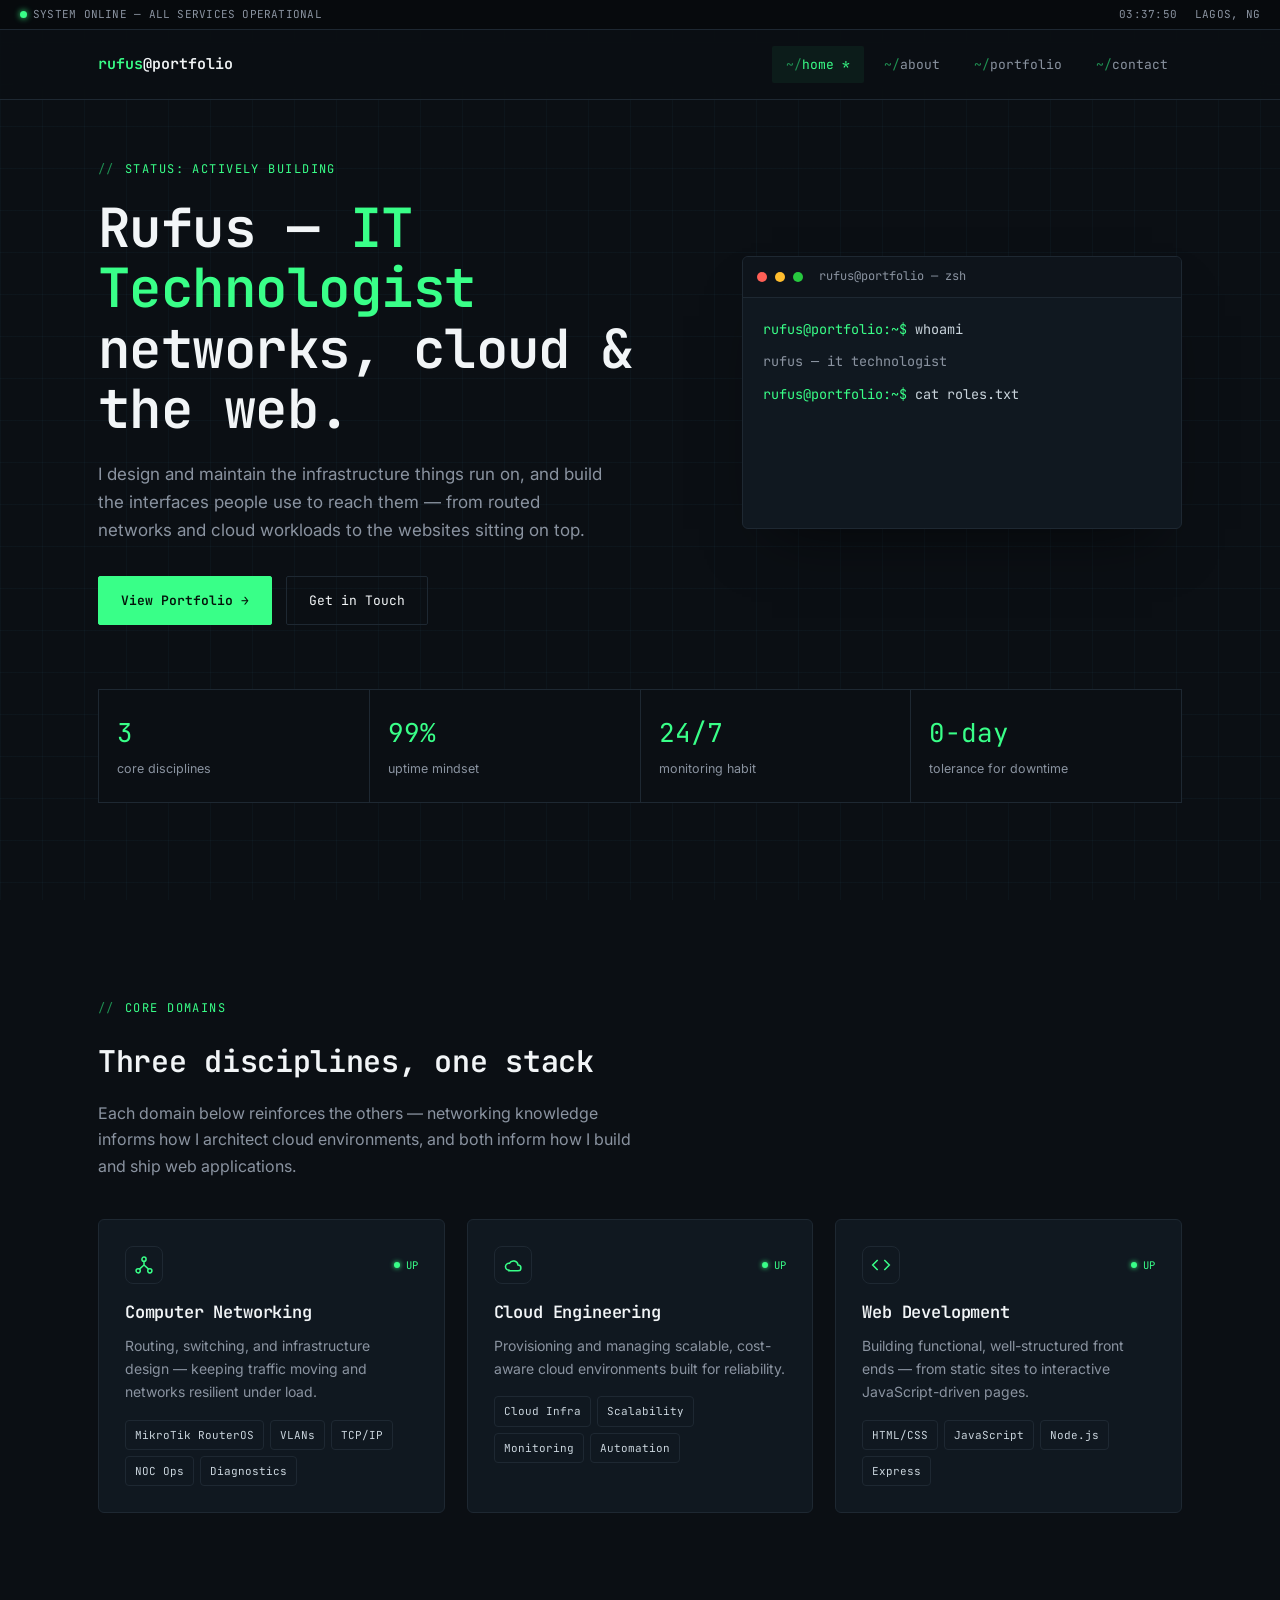
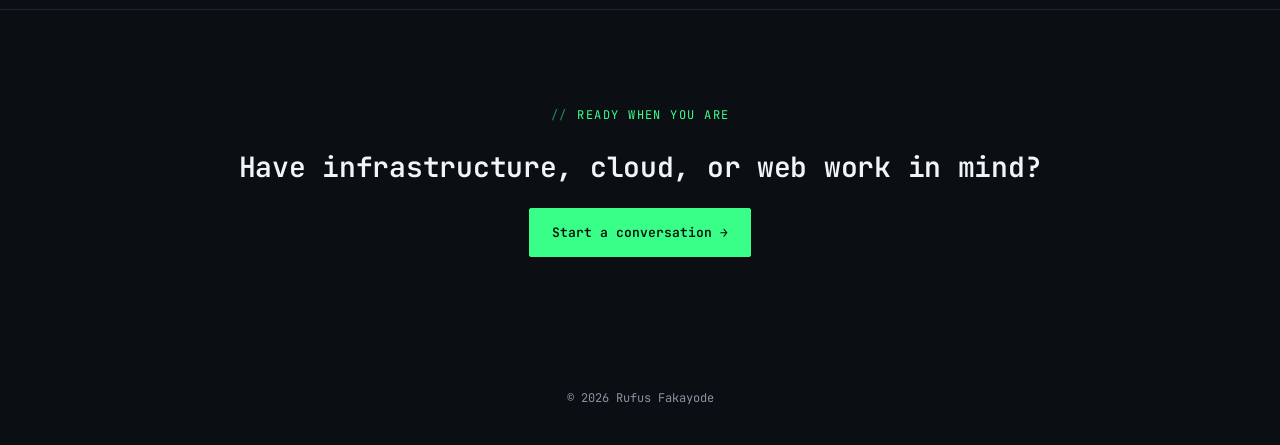
<file: index.html>
<!DOCTYPE html>
<html lang="en">
<head>
<meta charset="UTF-8">
<meta name="viewport" content="width=device-width, initial-scale=1">
<title>Rufus — IT Technologist | Networking · Cloud · Web</title>
<meta name="description" content="Rufus — IT Technologist specializing in computer networking, cloud engineering, and web development.">
<link rel="preconnect" href="https://fonts.googleapis.com">
<link href="https://fonts.googleapis.com/css2?family=JetBrains+Mono:wght@400;500;600;700&family=Inter:wght@400;500;600;700&display=swap" rel="stylesheet">
<link rel="stylesheet" href="assets/style.css">
</head>
<body>

<div class="gridlines"></div>

<div class="statusbar">
  <div><span class="dot"></span>SYSTEM ONLINE — ALL SERVICES OPERATIONAL</div>
  <div class="right"><span id="liveClock">00:00:00</span><span>LAGOS, NG</span></div>
</div>

<nav class="nav">
  <div class="nav-inner">
    <div class="brand"><span class="path">rufus</span>@portfolio</div>
    <ul class="navlinks" id="navLinks">
      <li><a href="index.html">home</a></li>
      <li><a href="about.html">about</a></li>
      <li><a href="portfolio.html">portfolio</a></li>
      <li><a href="contact.html">contact</a></li>
    </ul>
    <button class="navtoggle" id="navToggle" aria-label="Toggle menu"><span></span><span></span><span></span></button>
  </div>
</nav>

<main>

  <!-- HERO -->
  <section class="hero">
    <div class="wrap">
      <div class="hero-grid">
        <div class="reveal in">
          <div class="eyebrow">status: actively building</div>
          <h1>Rufus — <span class="accent">IT Technologist</span><br>networks, cloud &amp; the web.</h1>
          <p class="lede">I design and maintain the infrastructure things run on, and build the interfaces people use to reach them — from routed networks and cloud workloads to the websites sitting on top.</p>
          <div class="cta-row">
            <a href="portfolio.html" class="btn btn-primary">View Portfolio →</a>
            <a href="contact.html" class="btn btn-ghost">Get in Touch</a>
          </div>
        </div>

        <div class="reveal in">
          <div class="term">
            <div class="term-head">
              <span class="tdot t1"></span><span class="tdot t2"></span><span class="tdot t3"></span>
              <span class="title">rufus@portfolio — zsh</span>
            </div>
            <div class="term-body" id="termBody"></div>
          </div>
        </div>
      </div>

      <div class="stats reveal">
        <div class="stat"><div class="num"><span data-counter="3" data-suffix="">0</span></div><div class="label">core disciplines</div></div>
        <div class="stat"><div class="num"><span data-counter="99" data-suffix="%">0%</span></div><div class="label">uptime mindset</div></div>
        <div class="stat"><div class="num"><span data-counter="24" data-suffix="/7">0</span></div><div class="label">monitoring habit</div></div>
        <div class="stat"><div class="num"><span data-counter="0" data-suffix="-day">0</span></div><div class="label">tolerance for downtime</div></div>
      </div>
    </div>
  </section>

  <!-- DOMAINS -->
  <section class="section">
    <div class="wrap">
      <div class="eyebrow reveal">core domains</div>
      <h2 style="font-size:30px; margin-bottom:14px;" class="reveal">Three disciplines, one stack</h2>
      <p style="color:var(--muted); max-width:560px;" class="reveal">Each domain below reinforces the others — networking knowledge informs how I architect cloud environments, and both inform how I build and ship web applications.</p>

      <div class="domains">
        <div class="node reveal">
          <div class="node-head">
            <div class="icon">
              <svg width="20" height="20" viewBox="0 0 24 24" fill="none" stroke="currentColor" stroke-width="1.8"><circle cx="12" cy="5" r="2.5"/><circle cx="5" cy="19" r="2.5"/><circle cx="19" cy="19" r="2.5"/><path d="M12 7.5V12M12 12L6.5 17M12 12l5.5 5"/></svg>
            </div>
            <div class="node-status"><span class="d"></span>UP</div>
          </div>
          <h3>Computer Networking</h3>
          <p>Routing, switching, and infrastructure design — keeping traffic moving and networks resilient under load.</p>
          <div class="node-skills">
            <span class="tag">MikroTik RouterOS</span><span class="tag">VLANs</span><span class="tag">TCP/IP</span><span class="tag">NOC Ops</span><span class="tag">Diagnostics</span>
          </div>
        </div>

        <div class="node reveal">
          <div class="node-head">
            <div class="icon">
              <svg width="20" height="20" viewBox="0 0 24 24" fill="none" stroke="currentColor" stroke-width="1.8"><path d="M7 18a4 4 0 1 1 .7-7.94A5.5 5.5 0 0 1 18 12a3.5 3.5 0 0 1 0 7H7Z"/></svg>
            </div>
            <div class="node-status"><span class="d"></span>UP</div>
          </div>
          <h3>Cloud Engineering</h3>
          <p>Provisioning and managing scalable, cost-aware cloud environments built for reliability.</p>
          <div class="node-skills">
            <span class="tag">Cloud Infra</span><span class="tag">Scalability</span><span class="tag">Monitoring</span><span class="tag">Automation</span>
          </div>
        </div>

        <div class="node reveal">
          <div class="node-head">
            <div class="icon">
              <svg width="20" height="20" viewBox="0 0 24 24" fill="none" stroke="currentColor" stroke-width="1.8"><polyline points="8 6 2 12 8 18"/><polyline points="16 6 22 12 16 18"/></svg>
            </div>
            <div class="node-status"><span class="d"></span>UP</div>
          </div>
          <h3>Web Development</h3>
          <p>Building functional, well-structured front ends — from static sites to interactive JavaScript-driven pages.</p>
          <div class="node-skills">
            <span class="tag">HTML/CSS</span><span class="tag">JavaScript</span><span class="tag">Node.js</span><span class="tag">Express</span>
          </div>
        </div>
      </div>
    </div>
  </section>

  <!-- CTA strip -->
  <section class="section" style="border-bottom:none;">
    <div class="wrap" style="text-align:center;">
      <div class="eyebrow reveal" style="justify-content:center;">ready when you are</div>
      <h2 style="font-size:28px; margin-bottom:18px;" class="reveal">Have infrastructure, cloud, or web work in mind?</h2>
      <a href="contact.html" class="btn btn-primary reveal">Start a conversation →</a>
    </div>
  </section>

</main>

<footer>
  <div class="wrap">© <span id="year"></span> Rufus Fakayode </div>
</footer>

<script src="assets/main.js"></script>
<script>document.getElementById('year').textContent = new Date().getFullYear();</script>
</body>
</html>
</file>
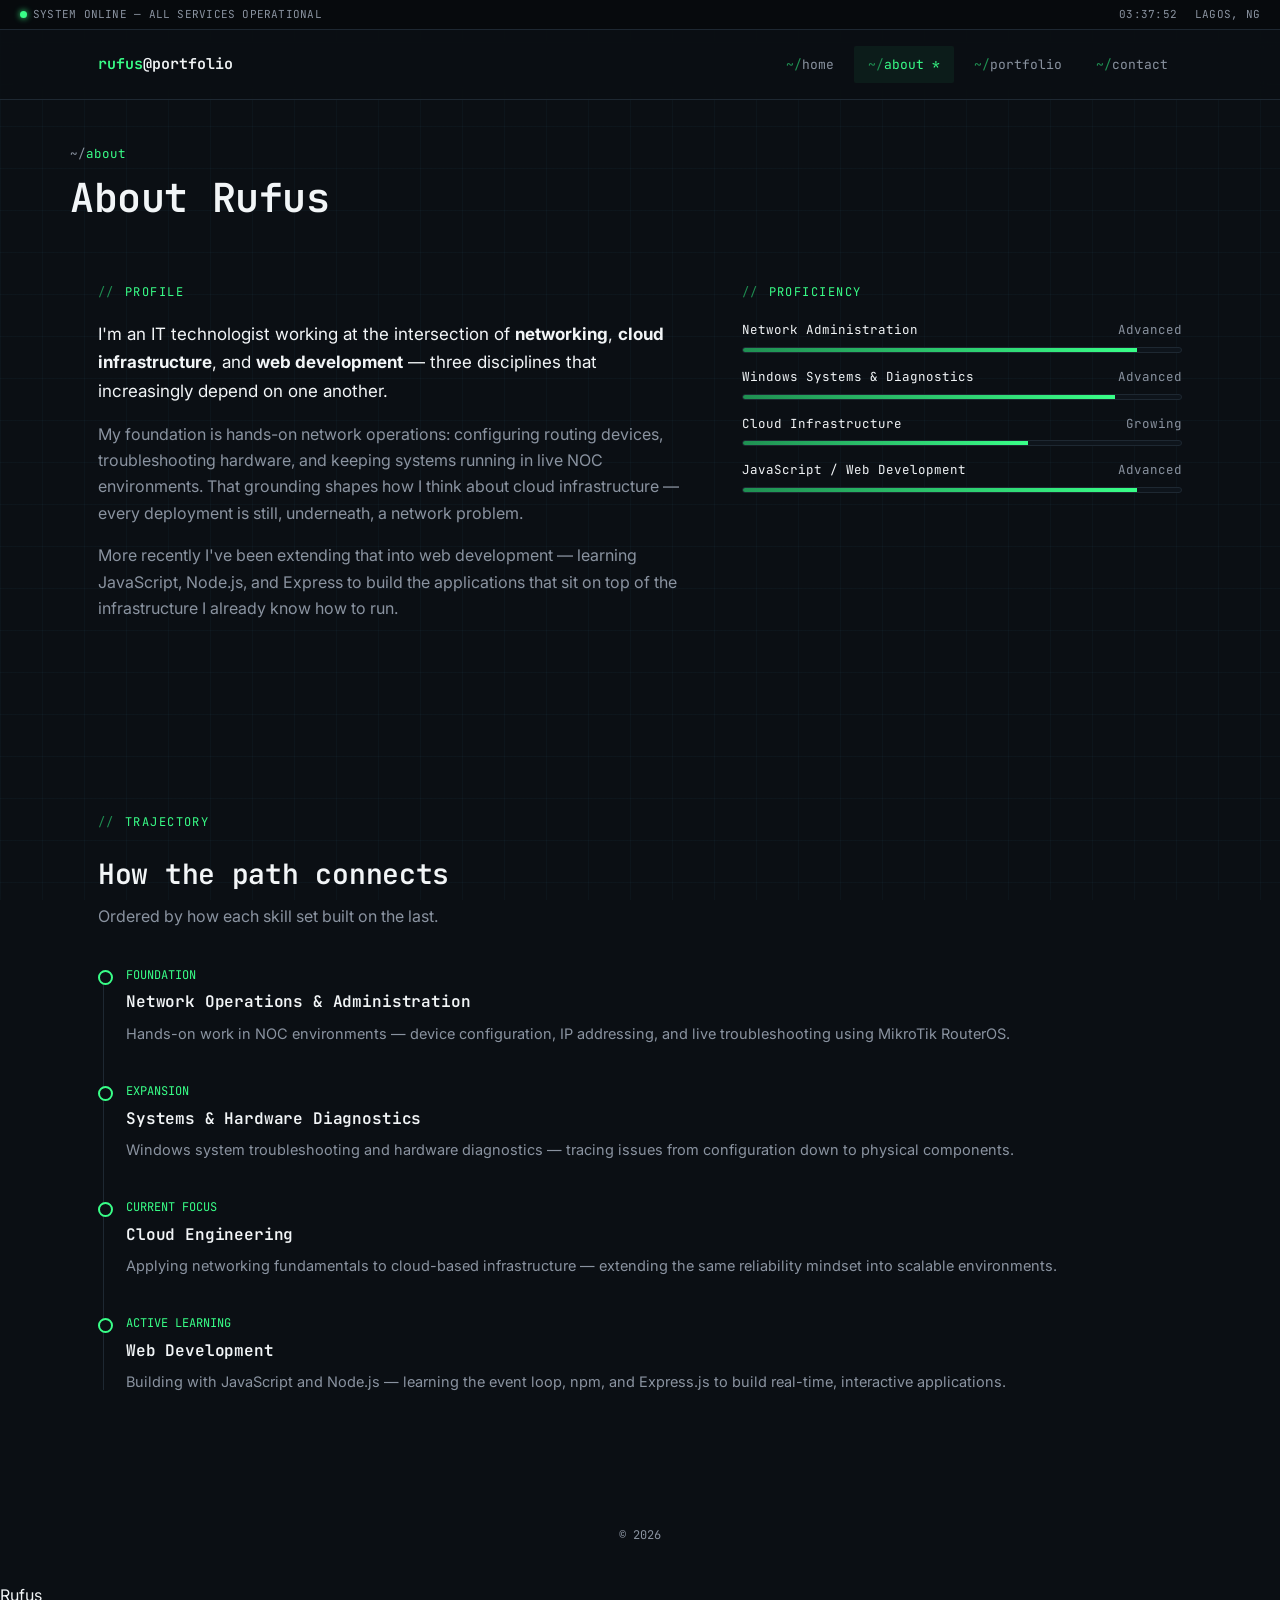
<file: about.html>
<!DOCTYPE html>
<html lang="en">
<head>
<meta charset="UTF-8">
<meta name="viewport" content="width=device-width, initial-scale=1">
<title>About — Rufus</title>
<link rel="preconnect" href="https://fonts.googleapis.com">
<link href="https://fonts.googleapis.com/css2?family=JetBrains+Mono:wght@400;500;600;700&family=Inter:wght@400;500;600;700&display=swap" rel="stylesheet">
<link rel="stylesheet" href="assets/style.css">
</head>
<body>

<div class="gridlines"></div>

<div class="statusbar">
  <div><span class="dot"></span>SYSTEM ONLINE — ALL SERVICES OPERATIONAL</div>
  <div class="right"><span id="liveClock">00:00:00</span><span>LAGOS, NG</span></div>
</div>

<nav class="nav">
  <div class="nav-inner">
    <div class="brand"><span class="path">rufus</span>@portfolio</div>
    <ul class="navlinks" id="navLinks">
      <li><a href="index.html">home</a></li>
      <li><a href="about.html">about</a></li>
      <li><a href="portfolio.html">portfolio</a></li>
      <li><a href="contact.html">contact</a></li>
    </ul>
    <button class="navtoggle" id="navToggle" aria-label="Toggle menu"><span></span><span></span><span></span></button>
  </div>
</nav>

<main>

  <div class="pagehead wrap">
    <div class="crumb">~/<span class="seg">about</span></div>
    <h1>About Rufus</h1>
  </div>

  <section class="section" style="border-bottom:none; padding-top:32px;">
    <div class="wrap">
      <div class="hero-grid" style="align-items:start;">
        <div class="reveal">
          <div class="eyebrow">profile</div>
          <p style="font-size:17px; color:var(--text); margin-bottom:16px;">I'm an IT technologist working at the intersection of <strong>networking</strong>, <strong>cloud infrastructure</strong>, and <strong>web development</strong> — three disciplines that increasingly depend on one another.</p>
          <p style="color:var(--muted); margin-bottom:16px;">My foundation is hands-on network operations: configuring routing devices, troubleshooting hardware, and keeping systems running in live NOC environments. That grounding shapes how I think about cloud infrastructure — every deployment is still, underneath, a network problem.</p>
          <p style="color:var(--muted);">More recently I've been extending that into web development — learning JavaScript, Node.js, and Express to build the applications that sit on top of the infrastructure I already know how to run.</p>
        </div>

        <div class="reveal">
          <div class="eyebrow">proficiency</div>
          <div class="barrow">
            <div class="blabel"><span>Network Administration</span><span>Advanced</span></div>
            <div class="bartrack"><div class="barfill" data-fill="90"></div></div>
          </div>
          <div class="barrow">
            <div class="blabel"><span>Windows Systems &amp; Diagnostics</span><span>Advanced</span></div>
            <div class="bartrack"><div class="barfill" data-fill="85"></div></div>
          </div>
          <div class="barrow">
            <div class="blabel"><span>Cloud Infrastructure</span><span>Growing</span></div>
            <div class="bartrack"><div class="barfill" data-fill="65"></div></div>
          </div>
          <div class="barrow">
            <div class="blabel"><span>JavaScript / Web Development</span><span>Advanced</span></div>
            <div class="bartrack"><div class="barfill" data-fill="90"></div></div>
          </div>
        </div>
      </div>
    </div>
  </section>

  <section class="section">
    <div class="wrap">
      <div class="eyebrow reveal">trajectory</div>
      <h2 style="font-size:28px; margin-bottom:6px;" class="reveal">How the path connects</h2>
      <p style="color:var(--muted); max-width:560px; margin-bottom:8px;" class="reveal">Ordered by how each skill set built on the last.</p>

      <div class="timeline">
        <div class="titem reveal">
          <div class="when">FOUNDATION</div>
          <h3>Network Operations &amp; Administration</h3>
          <p>Hands-on work in NOC environments — device configuration, IP addressing, and live troubleshooting using MikroTik RouterOS.</p>
        </div>
        <div class="titem reveal">
          <div class="when">EXPANSION</div>
          <h3>Systems &amp; Hardware Diagnostics</h3>
          <p>Windows system troubleshooting and hardware diagnostics — tracing issues from configuration down to physical components.</p>
        </div>
        <div class="titem reveal">
          <div class="when">CURRENT FOCUS</div>
          <h3>Cloud Engineering</h3>
          <p>Applying networking fundamentals to cloud-based infrastructure — extending the same reliability mindset into scalable environments.</p>
        </div>
        <div class="titem reveal">
          <div class="when">ACTIVE LEARNING</div>
          <h3>Web Development</h3>
          <p>Building with JavaScript and Node.js — learning the event loop, npm, and Express.js to build real-time, interactive applications.</p>
        </div>
      </div>
    </div>
  </section>

</main>

<footer>
  <div class="wrap">© <span id="year"></span></div>
</footer>

<script src="assets/main.js"></script>
Rufus <script>document.getElementById('year').textContent = new Date().getFullYear();</script>
</body>
</html>
</file>
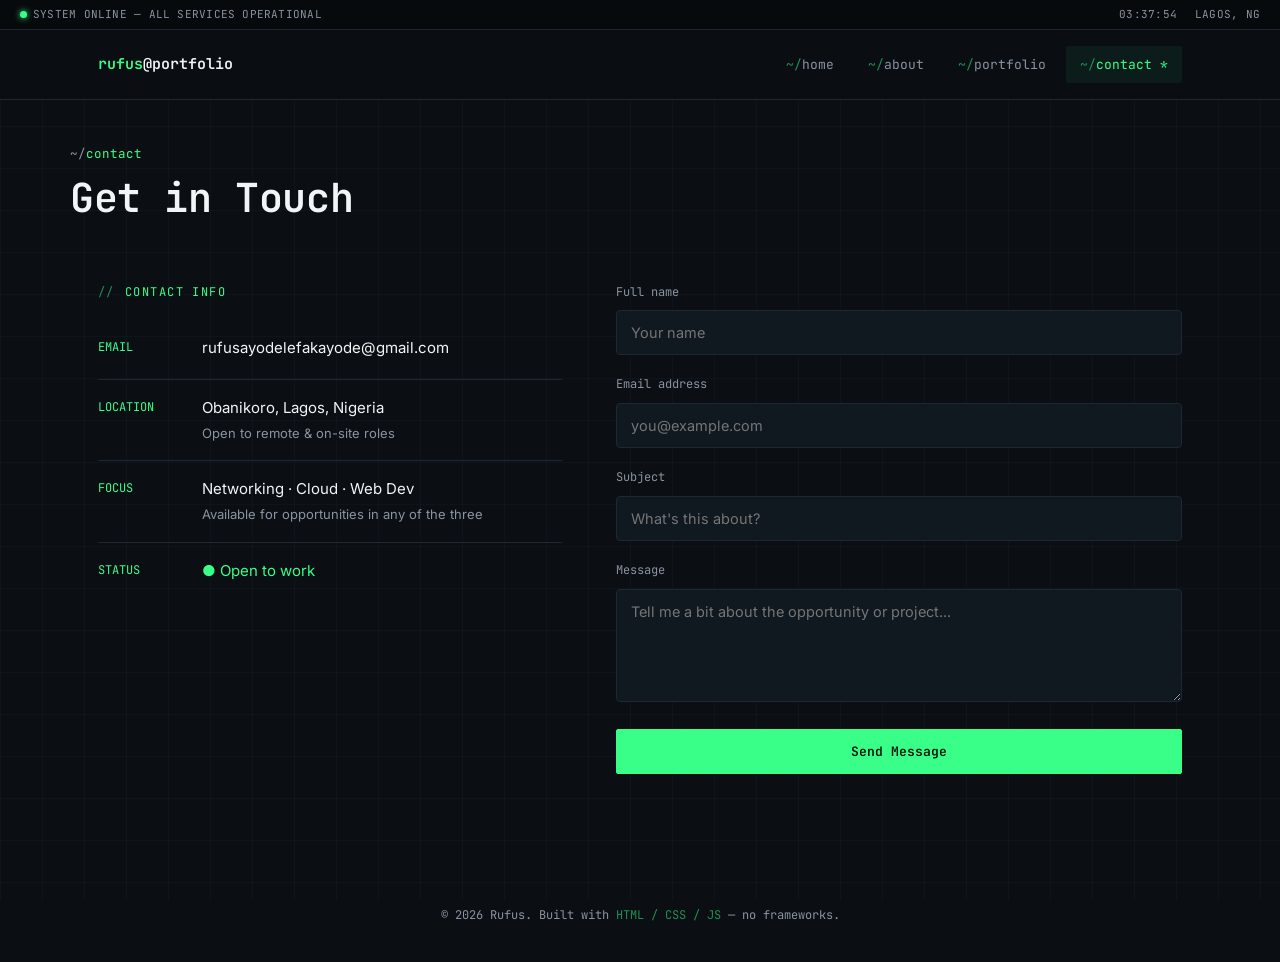
<file: contact.html>
<!DOCTYPE html>
<html lang="en">
<head>
<meta charset="UTF-8">
<meta name="viewport" content="width=device-width, initial-scale=1">
<title>Contact — Rufus</title>
<link rel="preconnect" href="https://fonts.googleapis.com">
<link href="https://fonts.googleapis.com/css2?family=JetBrains+Mono:wght@400;500;600;700&family=Inter:wght@400;500;600;700&display=swap" rel="stylesheet">
<link rel="stylesheet" href="assets/style.css">
</head>
<body>

<div class="gridlines"></div>

<div class="statusbar">
  <div><span class="dot"></span>SYSTEM ONLINE — ALL SERVICES OPERATIONAL</div>
  <div class="right"><span id="liveClock">00:00:00</span><span>LAGOS, NG</span></div>
</div>

<nav class="nav">
  <div class="nav-inner">
    <div class="brand"><span class="path">rufus</span>@portfolio</div>
    <ul class="navlinks" id="navLinks">
      <li><a href="index.html">home</a></li>
      <li><a href="about.html">about</a></li>
      <li><a href="portfolio.html">portfolio</a></li>
      <li><a href="contact.html">contact</a></li>
    </ul>
    <button class="navtoggle" id="navToggle" aria-label="Toggle menu"><span></span><span></span><span></span></button>
  </div>
</nav>

<main>

  <div class="pagehead wrap">
    <div class="crumb">~/<span class="seg">contact</span></div>
    <h1>Get in Touch</h1>
  </div>

  <section class="section" style="border-bottom:none; padding-top:32px;">
    <div class="wrap">
      <div class="contact-grid">

        <div class="reveal">
          <div class="eyebrow">contact info</div>
          <div class="cline">
            <div class="k">EMAIL</div>
            <div class="v">rufusayodelefakayode@gmail.com<span class="sub"></span></div>
          </div>
          <div class="cline">
            <div class="k">LOCATION</div>
            <div class="v">Obanikoro, Lagos, Nigeria<span class="sub">Open to remote &amp; on-site roles</span></div>
          </div>
          <div class="cline">
            <div class="k">FOCUS</div>
            <div class="v">Networking · Cloud · Web Dev<span class="sub">Available for opportunities in any of the three</span></div>
          </div>
          <div class="cline">
            <div class="k">STATUS</div>
            <div class="v" style="color:var(--green);">● Open to work</div>
          </div>
        </div>

        <div class="reveal">
          <form id="contactForm" novalidate>
            <div class="field">
              <label for="name">Full name</label>
              <input type="text" id="name" name="name" placeholder="Your name">
              <div class="err">Enter your full name.</div>
            </div>
            <div class="field">
              <label for="email">Email address</label>
              <input type="email" id="email" name="email" placeholder="you@example.com">
              <div class="err">Enter a valid email address.</div>
            </div>
            <div class="field">
              <label for="subject">Subject</label>
              <input type="text" id="subject" name="subject" placeholder="What's this about?">
              <div class="err">Add a short subject line.</div>
            </div>
            <div class="field">
              <label for="message">Message</label>
              <textarea id="message" name="message" rows="5" placeholder="Tell me a bit about the opportunity or project..."></textarea>
              <div class="err">Message should be at least 10 characters.</div>
            </div>
            <button type="submit" class="btn btn-primary" style="width:100%; justify-content:center;">Send Message</button>
            <div id="formStatus"></div>
          </form>
        </div>

      </div>
    </div>
  </section>

</main>

<footer>
  <div class="wrap">© <span id="year"></span> Rufus. Built with <span class="path">HTML / CSS / JS</span> — no frameworks.</div>
</footer>

<script src="assets/main.js"></script>
<script>document.getElementById('year').textContent = new Date().getFullYear();</script>
</body>
</html>
</file>
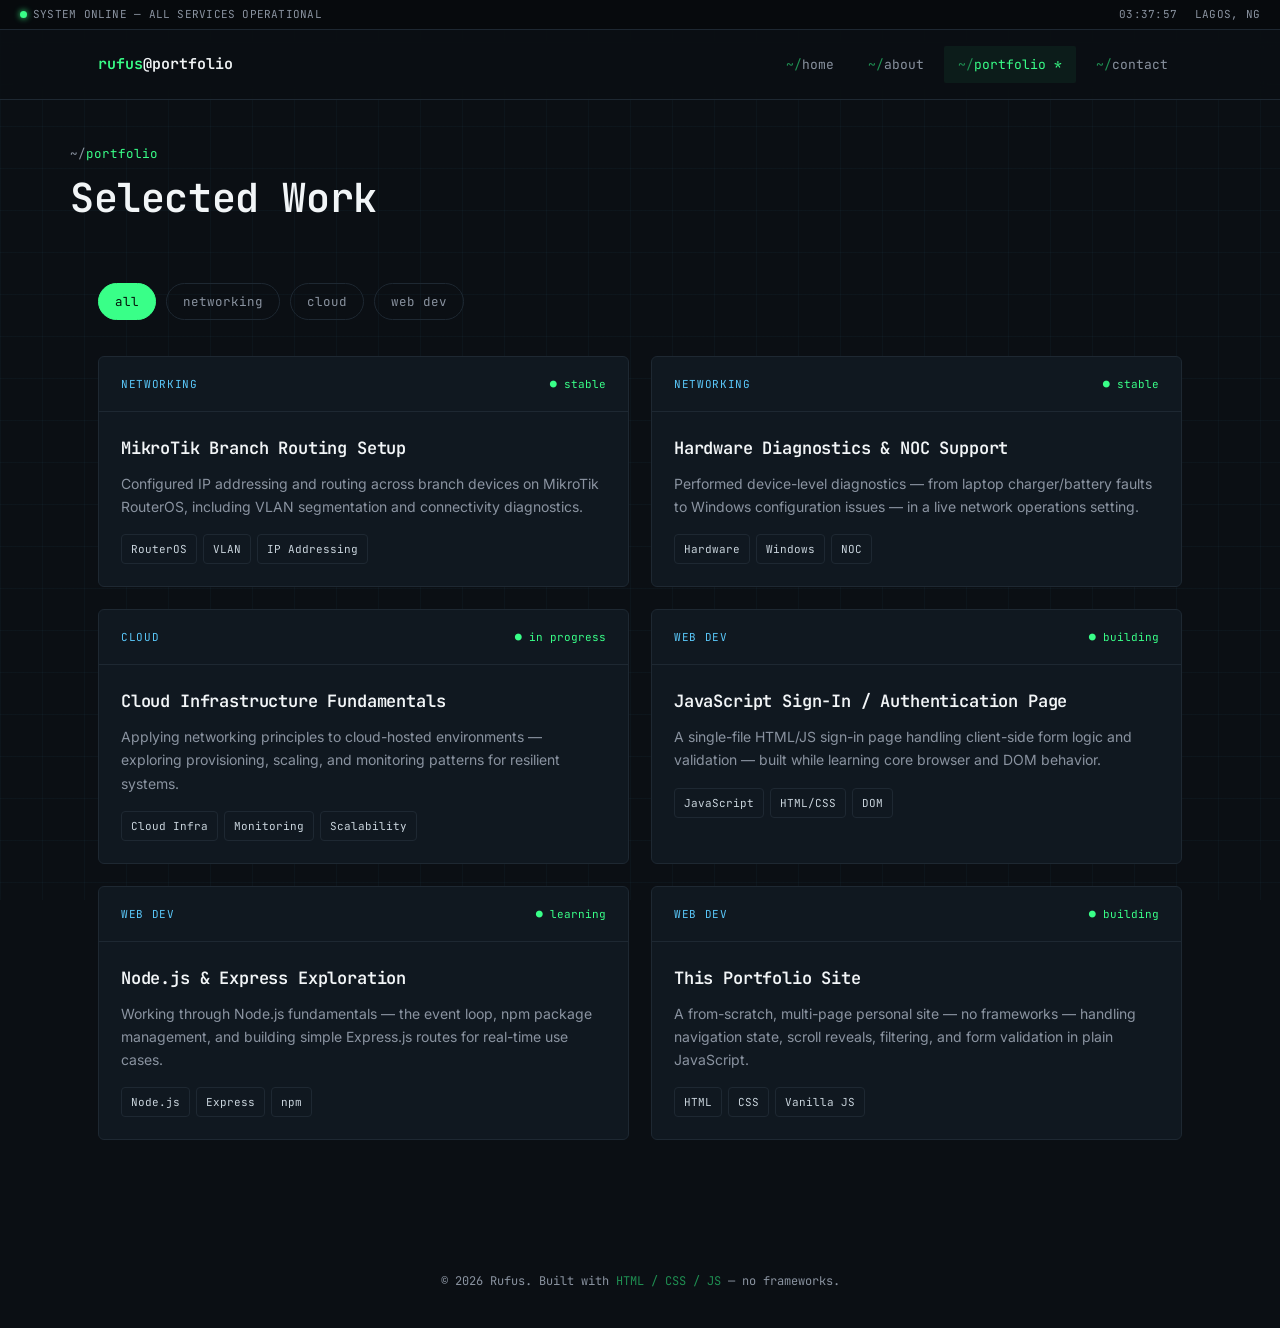
<file: portfolio.html>
<!DOCTYPE html>
<html lang="en">
<head>
<meta charset="UTF-8">
<meta name="viewport" content="width=device-width, initial-scale=1">
<title>Portfolio — Rufus</title>
<link rel="preconnect" href="https://fonts.googleapis.com">
<link href="https://fonts.googleapis.com/css2?family=JetBrains+Mono:wght@400;500;600;700&family=Inter:wght@400;500;600;700&display=swap" rel="stylesheet">
<link rel="stylesheet" href="assets/style.css">
</head>
<body>

<div class="gridlines"></div>

<div class="statusbar">
  <div><span class="dot"></span>SYSTEM ONLINE — ALL SERVICES OPERATIONAL</div>
  <div class="right"><span id="liveClock">00:00:00</span><span>LAGOS, NG</span></div>
</div>

<nav class="nav">
  <div class="nav-inner">
    <div class="brand"><span class="path">rufus</span>@portfolio</div>
    <ul class="navlinks" id="navLinks">
      <li><a href="index.html">home</a></li>
      <li><a href="about.html">about</a></li>
      <li><a href="portfolio.html">portfolio</a></li>
      <li><a href="contact.html">contact</a></li>
    </ul>
    <button class="navtoggle" id="navToggle" aria-label="Toggle menu"><span></span><span></span><span></span></button>
  </div>
</nav>

<main>

  <div class="pagehead wrap">
    <div class="crumb">~/<span class="seg">portfolio</span></div>
    <h1>Selected Work</h1>
  </div>

  <section class="section" style="padding-top:32px;">
    <div class="wrap">

      <div class="filterbar reveal">
        <button class="filterbtn active" data-filter="all">all</button>
        <button class="filterbtn" data-filter="network">networking</button>
        <button class="filterbtn" data-filter="cloud">cloud</button>
        <button class="filterbtn" data-filter="web">web dev</button>
      </div>

      <div class="projects">

        <div class="pcard reveal" data-cat="network">
          <div class="pcard-top"><span class="ptype">networking</span><span class="pstate">● stable</span></div>
          <div class="pcard-body">
            <h3>MikroTik Branch Routing Setup</h3>
            <p>Configured IP addressing and routing across branch devices on MikroTik RouterOS, including VLAN segmentation and connectivity diagnostics.</p>
            <div class="stack"><span class="tag">RouterOS</span><span class="tag">VLAN</span><span class="tag">IP Addressing</span></div>
          </div>
        </div>

        <div class="pcard reveal" data-cat="network">
          <div class="pcard-top"><span class="ptype">networking</span><span class="pstate">● stable</span></div>
          <div class="pcard-body">
            <h3>Hardware Diagnostics &amp; NOC Support</h3>
            <p>Performed device-level diagnostics — from laptop charger/battery faults to Windows configuration issues — in a live network operations setting.</p>
            <div class="stack"><span class="tag">Hardware</span><span class="tag">Windows</span><span class="tag">NOC</span></div>
          </div>
        </div>

        <div class="pcard reveal" data-cat="cloud">
          <div class="pcard-top"><span class="ptype">cloud</span><span class="pstate">● in progress</span></div>
          <div class="pcard-body">
            <h3>Cloud Infrastructure Fundamentals</h3>
            <p>Applying networking principles to cloud-hosted environments — exploring provisioning, scaling, and monitoring patterns for resilient systems.</p>
            <div class="stack"><span class="tag">Cloud Infra</span><span class="tag">Monitoring</span><span class="tag">Scalability</span></div>
          </div>
        </div>

        <div class="pcard reveal" data-cat="web">
          <div class="pcard-top"><span class="ptype">web dev</span><span class="pstate">● building</span></div>
          <div class="pcard-body">
            <h3>JavaScript Sign-In / Authentication Page</h3>
            <p>A single-file HTML/JS sign-in page handling client-side form logic and validation — built while learning core browser and DOM behavior.</p>
            <div class="stack"><span class="tag">JavaScript</span><span class="tag">HTML/CSS</span><span class="tag">DOM</span></div>
          </div>
        </div>

        <div class="pcard reveal" data-cat="web">
          <div class="pcard-top"><span class="ptype">web dev</span><span class="pstate">● learning</span></div>
          <div class="pcard-body">
            <h3>Node.js &amp; Express Exploration</h3>
            <p>Working through Node.js fundamentals — the event loop, npm package management, and building simple Express.js routes for real-time use cases.</p>
            <div class="stack"><span class="tag">Node.js</span><span class="tag">Express</span><span class="tag">npm</span></div>
          </div>
        </div>

        <div class="pcard reveal" data-cat="web">
          <div class="pcard-top"><span class="ptype">web dev</span><span class="pstate">● building</span></div>
          <div class="pcard-body">
            <h3>This Portfolio Site</h3>
            <p>A from-scratch, multi-page personal site — no frameworks — handling navigation state, scroll reveals, filtering, and form validation in plain JavaScript.</p>
            <div class="stack"><span class="tag">HTML</span><span class="tag">CSS</span><span class="tag">Vanilla JS</span></div>
          </div>
        </div>

      </div>
    </div>
  </section>

</main>

<footer>
  <div class="wrap">© <span id="year"></span> Rufus. Built with <span class="path">HTML / CSS / JS</span> — no frameworks.</div>
</footer>

<script src="assets/main.js"></script>
<script>document.getElementById('year').textContent = new Date().getFullYear();</script>
</body>
</html>
</file>
<file: assets/style.css>
/* ============================================================
   Rufus — Portfolio
   Palette: terminal-dark base, signal-green + cyan accents
   Type: JetBrains Mono (display/labels) + Inter (body)
   ============================================================ */

:root{
  --bg:        #0B0F14;
  --panel:     #101820;
  --panel-2:   #0E141B;
  --line:      #1E2832;
  --text:      #F2F5F7;
  --muted:     #8A93A0;
  --green:     #39FF88;
  --green-dim: #1F8F52;
  --cyan:      #5AC8FA;
  --red:       #FF5C5C;
  --radius:    2px;
  --mono: 'JetBrains Mono', 'SFMono-Regular', Consolas, monospace;
  --sans: 'Inter', -apple-system, Segoe UI, sans-serif;
}

*{ margin:0; padding:0; box-sizing:border-box; }

html{ scroll-behavior:smooth; }

body{
  background:var(--bg);
  color:var(--text);
  font-family:var(--sans);
  font-size:16px;
  line-height:1.65;
  -webkit-font-smoothing:antialiased;
}

a{ color:inherit; text-decoration:none; }

img{ max-width:100%; display:block; }

::selection{ background:var(--green); color:#04130A; }

:focus-visible{
  outline:2px solid var(--green);
  outline-offset:3px;
}

.wrap{
  max-width:1140px;
  margin:0 auto;
  padding:0 28px;
}

@media (prefers-reduced-motion: reduce){
  *{ animation-duration:0.001ms !important; transition-duration:0.001ms !important; }
}

/* ---------- background grid texture ---------- */
.gridlines{
  position:fixed;
  inset:0;
  background-image:
    linear-gradient(rgba(90,200,250,0.035) 1px, transparent 1px),
    linear-gradient(90deg, rgba(90,200,250,0.035) 1px, transparent 1px);
  background-size:42px 42px;
  pointer-events:none;
  z-index:0;
}

/* ---------- top status bar ---------- */
.statusbar{
  position:fixed;
  top:0; left:0; right:0;
  height:30px;
  display:flex;
  align-items:center;
  justify-content:space-between;
  padding:0 20px;
  background:#070A0D;
  border-bottom:1px solid var(--line);
  font-family:var(--mono);
  font-size:11px;
  color:var(--muted);
  z-index:200;
  letter-spacing:0.02em;
}
.statusbar .dot{
  display:inline-block;
  width:7px; height:7px;
  border-radius:50%;
  background:var(--green);
  margin-right:6px;
  box-shadow:0 0 6px var(--green);
  animation:pulse 2.4s infinite;
}
@keyframes pulse{
  0%,100%{ opacity:1; }
  50%{ opacity:0.35; }
}
.statusbar .right span{ margin-left:18px; }

/* ---------- nav ---------- */
.nav{
  position:fixed;
  top:30px; left:0; right:0;
  z-index:190;
  background:rgba(11,15,20,0.88);
  backdrop-filter:blur(10px);
  border-bottom:1px solid var(--line);
}
.nav-inner{
  max-width:1140px;
  margin:0 auto;
  padding:16px 28px;
  display:flex;
  align-items:center;
  justify-content:space-between;
}
.brand{
  font-family:var(--mono);
  font-weight:600;
  font-size:15px;
  color:var(--text);
}
.brand .path{ color:var(--green); }
.navlinks{
  display:flex;
  gap:6px;
  list-style:none;
  font-family:var(--mono);
  font-size:13px;
}
.navlinks a{
  display:block;
  padding:8px 14px;
  color:var(--muted);
  border-radius:var(--radius);
  transition:color .15s, background .15s;
}
.navlinks a::before{ content:"~/"; color:var(--green-dim); }
.navlinks a:hover, .navlinks a.active{
  color:var(--green);
  background:rgba(57,255,136,0.06);
}
.navlinks a.active::after{ content:" *"; color:var(--green); }

.navtoggle{
  display:none;
  flex-direction:column;
  gap:4px;
  background:none;
  border:none;
  cursor:pointer;
  padding:8px;
}
.navtoggle span{
  width:22px; height:2px; background:var(--text);
}

@media (max-width:880px){
  .navlinks{
    position:fixed;
    top:76px; left:0; right:0;
    flex-direction:column;
    gap:0;
    background:#0B0F14;
    border-bottom:1px solid var(--line);
    max-height:0;
    overflow:hidden;
    transition:max-height .25s ease;
  }
  .navlinks.open{ max-height:320px; }
  .navlinks a{ padding:14px 28px; border-bottom:1px solid var(--line); }
  .navtoggle{ display:flex; }
}

main{ position:relative; z-index:1; padding-top:96px; }

/* ---------- eyebrow / section labels ---------- */
.eyebrow{
  font-family:var(--mono);
  font-size:12px;
  letter-spacing:0.12em;
  text-transform:uppercase;
  color:var(--green);
  display:flex;
  align-items:center;
  gap:10px;
  margin-bottom:18px;
}
.eyebrow::before{ content:"//"; color:var(--green-dim); }

h1,h2,h3{
  font-family:var(--mono);
  font-weight:600;
  letter-spacing:-0.01em;
  color:var(--text);
}

.section{ padding:96px 0; border-bottom:1px solid var(--line); }
.section:last-child{ border-bottom:none; }

/* ---------- HERO ---------- */
.hero{
  padding:64px 0 100px;
  position:relative;
}
.hero-grid{
  display:grid;
  grid-template-columns:1.15fr 0.85fr;
  gap:48px;
  align-items:center;
}
@media (max-width:880px){
  .hero-grid{ grid-template-columns:1fr; }
}
.hero h1{
  font-size:clamp(34px,5vw,54px);
  line-height:1.12;
  margin-bottom:20px;
}
.hero h1 .accent{ color:var(--green); }
.hero p.lede{
  font-size:17px;
  color:var(--muted);
  max-width:520px;
  margin-bottom:32px;
}
.hero .cta-row{ display:flex; gap:14px; flex-wrap:wrap; }

.btn{
  font-family:var(--mono);
  font-size:13px;
  padding:13px 22px;
  border-radius:var(--radius);
  border:1px solid var(--line);
  display:inline-flex;
  align-items:center;
  gap:8px;
  transition:transform .12s, border-color .12s, background .12s;
  cursor:pointer;
}
.btn-primary{
  background:var(--green);
  color:#04130A;
  border-color:var(--green);
  font-weight:600;
}
.btn-primary:hover{ transform:translateY(-2px); box-shadow:0 8px 24px -8px rgba(57,255,136,0.45); }
.btn-ghost{ color:var(--text); }
.btn-ghost:hover{ border-color:var(--green); color:var(--green); }

/* terminal card in hero */
.term{
  background:var(--panel);
  border:1px solid var(--line);
  border-radius:6px;
  overflow:hidden;
  box-shadow:0 30px 60px -30px rgba(0,0,0,0.6);
}
.term-head{
  display:flex;
  align-items:center;
  gap:8px;
  padding:10px 14px;
  background:var(--panel-2);
  border-bottom:1px solid var(--line);
}
.term-head .tdot{ width:10px; height:10px; border-radius:50%; }
.term-head .t1{ background:#FF5F56; }
.term-head .t2{ background:#FFBD2E; }
.term-head .t3{ background:#27C93F; }
.term-head .title{
  margin-left:8px;
  font-family:var(--mono);
  font-size:12px;
  color:var(--muted);
}
.term-body{
  font-family:var(--mono);
  font-size:13.5px;
  padding:20px;
  color:#C9D4DC;
  min-height:230px;
}
.term-body .promptline{ color:var(--green); }
.term-body .out{ color:var(--muted); }
.term-body .cyan{ color:var(--cyan); }
.cursor{
  display:inline-block;
  width:8px; height:16px;
  background:var(--green);
  vertical-align:middle;
  animation:blink 1s steps(1) infinite;
}
@keyframes blink{ 50%{ opacity:0; } }

/* ---------- STATS STRIP ---------- */
.stats{
  display:grid;
  grid-template-columns:repeat(4,1fr);
  gap:1px;
  background:var(--line);
  border:1px solid var(--line);
  margin-top:64px;
}
.stat{
  background:var(--bg);
  padding:22px 18px;
}
.stat .num{ font-family:var(--mono); font-size:26px; color:var(--green); }
.stat .label{ font-size:12.5px; color:var(--muted); margin-top:4px; }
@media (max-width:700px){
  .stats{ grid-template-columns:repeat(2,1fr); }
}

/* ---------- DOMAIN / SKILL NODES ---------- */
.domains{
  display:grid;
  grid-template-columns:repeat(3,1fr);
  gap:22px;
  margin-top:40px;
}
@media (max-width:900px){ .domains{ grid-template-columns:1fr; } }

.node{
  background:var(--panel);
  border:1px solid var(--line);
  border-radius:6px;
  padding:26px;
  position:relative;
  transition:border-color .15s, transform .15s;
}
.node:hover{ border-color:var(--green-dim); transform:translateY(-3px); }
.node-head{
  display:flex;
  align-items:center;
  justify-content:space-between;
  margin-bottom:14px;
}
.node-head .icon{
  width:38px; height:38px;
  border:1px solid var(--line);
  border-radius:8px;
  display:flex;
  align-items:center;
  justify-content:center;
  color:var(--green);
}
.node-status{
  font-family:var(--mono);
  font-size:10.5px;
  color:var(--green);
  display:flex;
  align-items:center;
  gap:6px;
}
.node-status .d{ width:6px; height:6px; border-radius:50%; background:var(--green); box-shadow:0 0 5px var(--green); }
.node h3{ font-size:17px; margin-bottom:8px; }
.node p{ color:var(--muted); font-size:14px; margin-bottom:16px; }
.node-skills{
  display:flex; flex-wrap:wrap; gap:6px;
}
.tag{
  font-family:var(--mono);
  font-size:11px;
  padding:5px 9px;
  border:1px solid var(--line);
  border-radius:4px;
  color:#C9D4DC;
}

/* ---------- progress / proficiency bars ---------- */
.barrow{ margin-bottom:14px; }
.barrow .blabel{
  display:flex; justify-content:space-between;
  font-family:var(--mono); font-size:12.5px;
  margin-bottom:6px; color:var(--text);
}
.barrow .blabel span:last-child{ color:var(--muted); }
.bartrack{
  height:6px;
  background:var(--panel-2);
  border:1px solid var(--line);
  border-radius:3px;
  overflow:hidden;
}
.barfill{
  height:100%;
  background:linear-gradient(90deg, var(--green-dim), var(--green));
  width:0%;
  transition:width 1.1s cubic-bezier(.2,.7,.2,1);
}

/* ---------- timeline (about) ---------- */
.timeline{ position:relative; padding-left:28px; margin-top:36px; }
.timeline::before{
  content:"";
  position:absolute; left:5px; top:4px; bottom:4px;
  width:1px; background:var(--line);
}
.titem{ position:relative; padding-bottom:36px; }
.titem:last-child{ padding-bottom:0; }
.titem::before{
  content:"";
  position:absolute; left:-28px; top:4px;
  width:11px; height:11px; border-radius:50%;
  background:var(--bg); border:2px solid var(--green);
}
.titem .when{ font-family:var(--mono); font-size:12px; color:var(--green); margin-bottom:4px; }
.titem h3{ font-size:16px; margin-bottom:6px; }
.titem p{ color:var(--muted); font-size:14.5px; }

/* ---------- portfolio cards ---------- */
.filterbar{
  display:flex; gap:10px; flex-wrap:wrap;
  margin-bottom:36px;
}
.filterbtn{
  font-family:var(--mono);
  font-size:12.5px;
  padding:9px 16px;
  border:1px solid var(--line);
  border-radius:20px;
  color:var(--muted);
  background:transparent;
  cursor:pointer;
  transition:all .15s;
}
.filterbtn:hover{ color:var(--text); border-color:#33424F; }
.filterbtn.active{ color:#04130A; background:var(--green); border-color:var(--green); }

.projects{
  display:grid;
  grid-template-columns:repeat(2,1fr);
  gap:22px;
}
@media (max-width:800px){ .projects{ grid-template-columns:1fr; } }

.pcard{
  background:var(--panel);
  border:1px solid var(--line);
  border-radius:6px;
  overflow:hidden;
  transition:transform .15s, border-color .15s;
}
.pcard:hover{ transform:translateY(-3px); border-color:var(--green-dim); }
.pcard-top{
  padding:18px 22px;
  border-bottom:1px solid var(--line);
  display:flex; justify-content:space-between; align-items:center;
}
.pcard-top .ptype{ font-family:var(--mono); font-size:11px; color:var(--cyan); text-transform:uppercase; letter-spacing:.06em; }
.pcard-top .pstate{ font-family:var(--mono); font-size:11px; color:var(--green); }
.pcard-body{ padding:22px; }
.pcard h3{ font-size:17px; margin-bottom:10px; }
.pcard p{ color:var(--muted); font-size:14px; margin-bottom:16px; }
.pcard .stack{ display:flex; flex-wrap:wrap; gap:6px; }
.pcard[data-cat]{ }

/* ---------- contact ---------- */
.contact-grid{
  display:grid;
  grid-template-columns:0.9fr 1.1fr;
  gap:54px;
}
@media (max-width:880px){ .contact-grid{ grid-template-columns:1fr; } }

.cline{
  display:flex; align-items:flex-start; gap:14px;
  padding:16px 0;
  border-bottom:1px solid var(--line);
}
.cline:last-child{ border-bottom:none; }
.cline .k{ font-family:var(--mono); font-size:12px; color:var(--green); min-width:90px; padding-top:2px; }
.cline .v{ font-size:15px; color:var(--text); }
.cline .v .sub{ color:var(--muted); font-size:13px; display:block; margin-top:2px; }

.field{ margin-bottom:20px; }
.field label{
  display:block;
  font-family:var(--mono);
  font-size:12px;
  color:var(--muted);
  margin-bottom:8px;
}
.field input, .field textarea{
  width:100%;
  background:var(--panel);
  border:1px solid var(--line);
  border-radius:4px;
  padding:13px 14px;
  color:var(--text);
  font-family:var(--sans);
  font-size:14.5px;
  resize:vertical;
  transition:border-color .15s;
}
.field input:focus, .field textarea:focus{
  border-color:var(--green);
  outline:none;
}
.field .err{
  color:var(--red);
  font-size:12px;
  font-family:var(--mono);
  margin-top:6px;
  display:none;
}
.field.invalid input, .field.invalid textarea{ border-color:var(--red); }
.field.invalid .err{ display:block; }

#formStatus{
  display:none;
  font-family:var(--mono);
  font-size:13px;
  padding:14px 16px;
  border-radius:4px;
  margin-top:18px;
}
#formStatus.show{ display:block; }
#formStatus.ok{ background:rgba(57,255,136,0.08); border:1px solid var(--green-dim); color:var(--green); }

/* ---------- footer ---------- */
footer{
  padding:36px 0;
  text-align:center;
  font-family:var(--mono);
  font-size:12px;
  color:var(--muted);
}
footer .path{ color:var(--green-dim); }

/* ---------- page header (non-home pages) ---------- */
.pagehead{
  padding:48px 0 10px;
}
.pagehead h1{ font-size:clamp(28px,4vw,40px); margin-bottom:10px; }
.pagehead .crumb{
  font-family:var(--mono);
  font-size:12.5px;
  color:var(--muted);
}
.pagehead .crumb .seg{ color:var(--green); }

/* reveal-on-scroll */
.reveal{ opacity:0; transform:translateY(16px); transition:opacity .6s ease, transform .6s ease; }
.reveal.in{ opacity:1; transform:translateY(0); }
</file>
